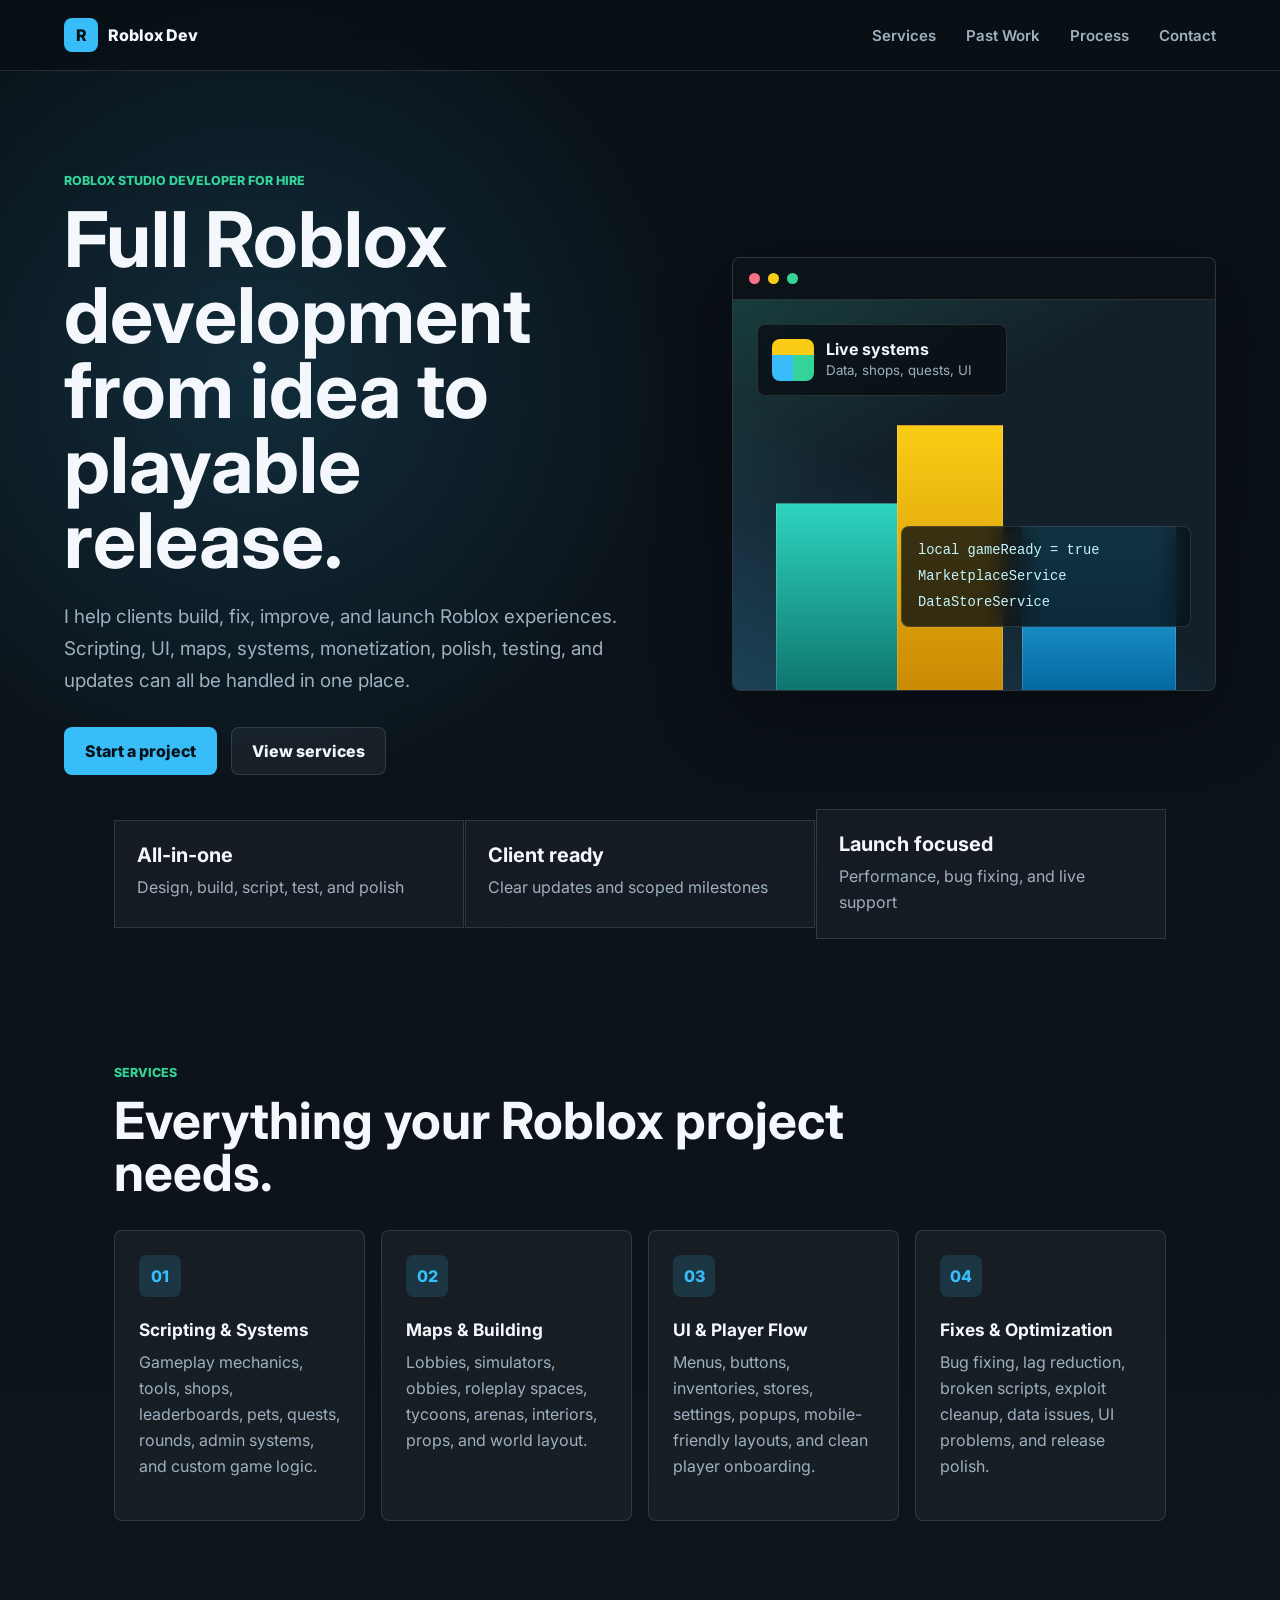
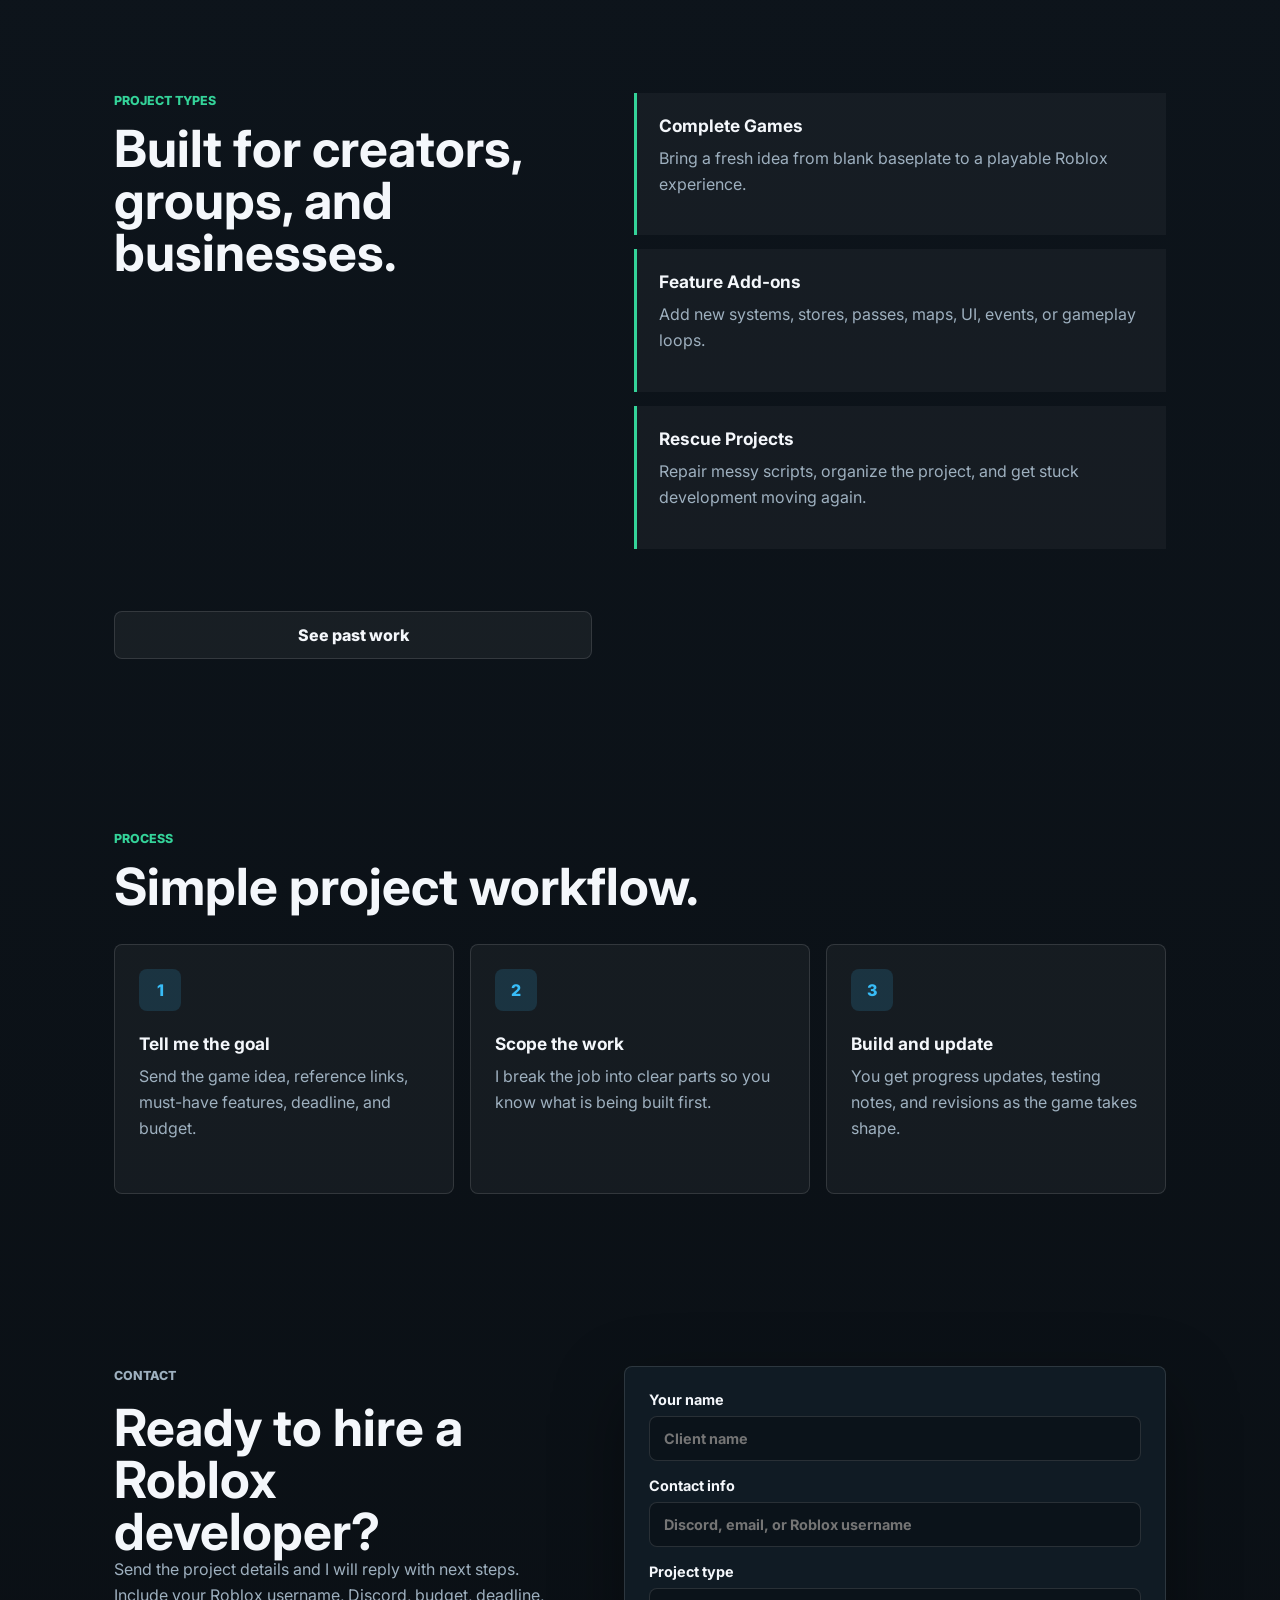
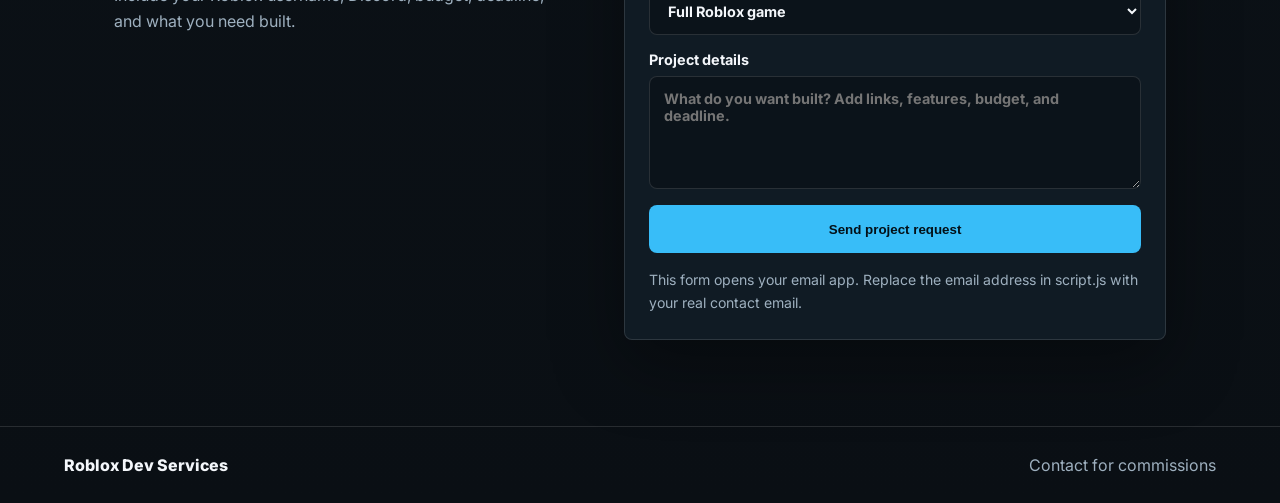
<file: index.html>
<!doctype html>
<html lang="en">
  <head>
    <meta charset="UTF-8" />
    <meta name="viewport" content="width=device-width, initial-scale=1.0" />
    <meta
      name="description"
      content="Roblox developer for scripting, building, UI, systems, monetization, bug fixing, and full game development."
    />
    <title>Roblox Developer | Full-Service Game Creation</title>
    <link rel="preconnect" href="https://fonts.googleapis.com" />
    <link rel="preconnect" href="https://fonts.gstatic.com" crossorigin />
    <link
      href="https://fonts.googleapis.com/css2?family=Inter:wght@400;500;600;700;800&display=swap"
      rel="stylesheet"
    />
    <link rel="stylesheet" href="style.css" />
  </head>
  <body>
    <header class="site-header">
      <a class="brand" href="#top" aria-label="Home">
        <span class="brand-mark">R</span>
        <span>Roblox Dev</span>
      </a>

      <nav class="site-nav" aria-label="Main navigation">
        <a href="#services">Services</a>
        <a href="past-work.html">Past Work</a>
        <a href="#process">Process</a>
        <a href="#contact">Contact</a>
      </nav>
    </header>

    <main id="top">
      <section class="hero">
        <div class="hero-grid">
          <div class="hero-copy">
            <p class="eyebrow">Roblox Studio developer for hire</p>
            <h1>Full Roblox development from idea to playable release.</h1>
            <p class="hero-text">
              I help clients build, fix, improve, and launch Roblox experiences. Scripting, UI,
              maps, systems, monetization, polish, testing, and updates can all be handled in one
              place.
            </p>
            <div class="hero-actions">
              <a class="button primary" href="#contact">Start a project</a>
              <a class="button secondary" href="#services">View services</a>
            </div>
          </div>

          <div class="hero-panel" aria-label="Roblox development capabilities">
            <div class="studio-window">
              <div class="window-top">
                <span></span>
                <span></span>
                <span></span>
              </div>
              <div class="scene-preview">
                <div class="skyline block-a"></div>
                <div class="skyline block-b"></div>
                <div class="skyline block-c"></div>
                <div class="player-card">
                  <span class="avatar"></span>
                  <div>
                    <strong>Live systems</strong>
                    <small>Data, shops, quests, UI</small>
                  </div>
                </div>
                <div class="script-card">
                  <code>local gameReady = true</code>
                  <code>MarketplaceService</code>
                  <code>DataStoreService</code>
                </div>
              </div>
            </div>
          </div>
        </div>
      </section>

      <section class="stats" aria-label="Service highlights">
        <div>
          <strong>All-in-one</strong>
          <span>Design, build, script, test, and polish</span>
        </div>
        <div>
          <strong>Client ready</strong>
          <span>Clear updates and scoped milestones</span>
        </div>
        <div>
          <strong>Launch focused</strong>
          <span>Performance, bug fixing, and live support</span>
        </div>
      </section>

      <section class="section" id="services">
        <div class="section-heading">
          <p class="eyebrow">Services</p>
          <h2>Everything your Roblox project needs.</h2>
        </div>

        <div class="service-grid">
          <article class="service-card">
            <span class="service-icon">01</span>
            <h3>Scripting & Systems</h3>
            <p>
              Gameplay mechanics, tools, shops, leaderboards, pets, quests, rounds, admin systems,
              and custom game logic.
            </p>
          </article>
          <article class="service-card">
            <span class="service-icon">02</span>
            <h3>Maps & Building</h3>
            <p>
              Lobbies, simulators, obbies, roleplay spaces, tycoons, arenas, interiors, props, and
              world layout.
            </p>
          </article>
          <article class="service-card">
            <span class="service-icon">03</span>
            <h3>UI & Player Flow</h3>
            <p>
              Menus, buttons, inventories, stores, settings, popups, mobile-friendly layouts, and
              clean player onboarding.
            </p>
          </article>
          <article class="service-card">
            <span class="service-icon">04</span>
            <h3>Fixes & Optimization</h3>
            <p>
              Bug fixing, lag reduction, broken scripts, exploit cleanup, data issues, UI problems,
              and release polish.
            </p>
          </article>
        </div>
      </section>

      <section class="section split" id="work">
        <div class="section-heading">
          <p class="eyebrow">Project types</p>
          <h2>Built for creators, groups, and businesses.</h2>
        </div>
        <div class="work-list">
          <div>
            <h3>Complete Games</h3>
            <p>Bring a fresh idea from blank baseplate to a playable Roblox experience.</p>
          </div>
          <div>
            <h3>Feature Add-ons</h3>
            <p>Add new systems, stores, passes, maps, UI, events, or gameplay loops.</p>
          </div>
          <div>
            <h3>Rescue Projects</h3>
            <p>Repair messy scripts, organize the project, and get stuck development moving again.</p>
          </div>
        </div>
        <a class="button secondary inline-link" href="past-work.html">See past work</a>
      </section>

      <section class="section" id="process">
        <div class="section-heading">
          <p class="eyebrow">Process</p>
          <h2>Simple project workflow.</h2>
        </div>
        <div class="process-grid">
          <div>
            <span>1</span>
            <h3>Tell me the goal</h3>
            <p>Send the game idea, reference links, must-have features, deadline, and budget.</p>
          </div>
          <div>
            <span>2</span>
            <h3>Scope the work</h3>
            <p>I break the job into clear parts so you know what is being built first.</p>
          </div>
          <div>
            <span>3</span>
            <h3>Build and update</h3>
            <p>You get progress updates, testing notes, and revisions as the game takes shape.</p>
          </div>
        </div>
      </section>

      <section class="contact-section" id="contact">
        <div class="contact-copy">
          <p class="eyebrow">Contact</p>
          <h2>Ready to hire a Roblox developer?</h2>
          <p>
            Send the project details and I will reply with next steps. Include your Roblox username,
            Discord, budget, deadline, and what you need built.
          </p>
        </div>

        <form class="contact-form" id="contactForm">
          <label>
            Your name
            <input name="name" type="text" placeholder="Client name" required />
          </label>
          <label>
            Contact info
            <input name="contact" type="text" placeholder="Discord, email, or Roblox username" required />
          </label>
          <label>
            Project type
            <select name="project">
              <option>Full Roblox game</option>
              <option>Scripting help</option>
              <option>Map or build</option>
              <option>UI design</option>
              <option>Bug fixing</option>
              <option>Other Roblox work</option>
            </select>
          </label>
          <label>
            Project details
            <textarea
              name="message"
              rows="5"
              placeholder="What do you want built? Add links, features, budget, and deadline."
              required
            ></textarea>
          </label>
          <button class="button primary form-button" type="submit">Send project request</button>
          <p class="form-note">
            This form opens your email app. Replace the email address in script.js with your real
            contact email.
          </p>
        </form>
      </section>
    </main>

    <footer class="site-footer">
      <p>Roblox Dev Services</p>
      <a href="#contact">Contact for commissions</a>
    </footer>

    <script src="script.js"></script>
  </body>
</html>
</file>
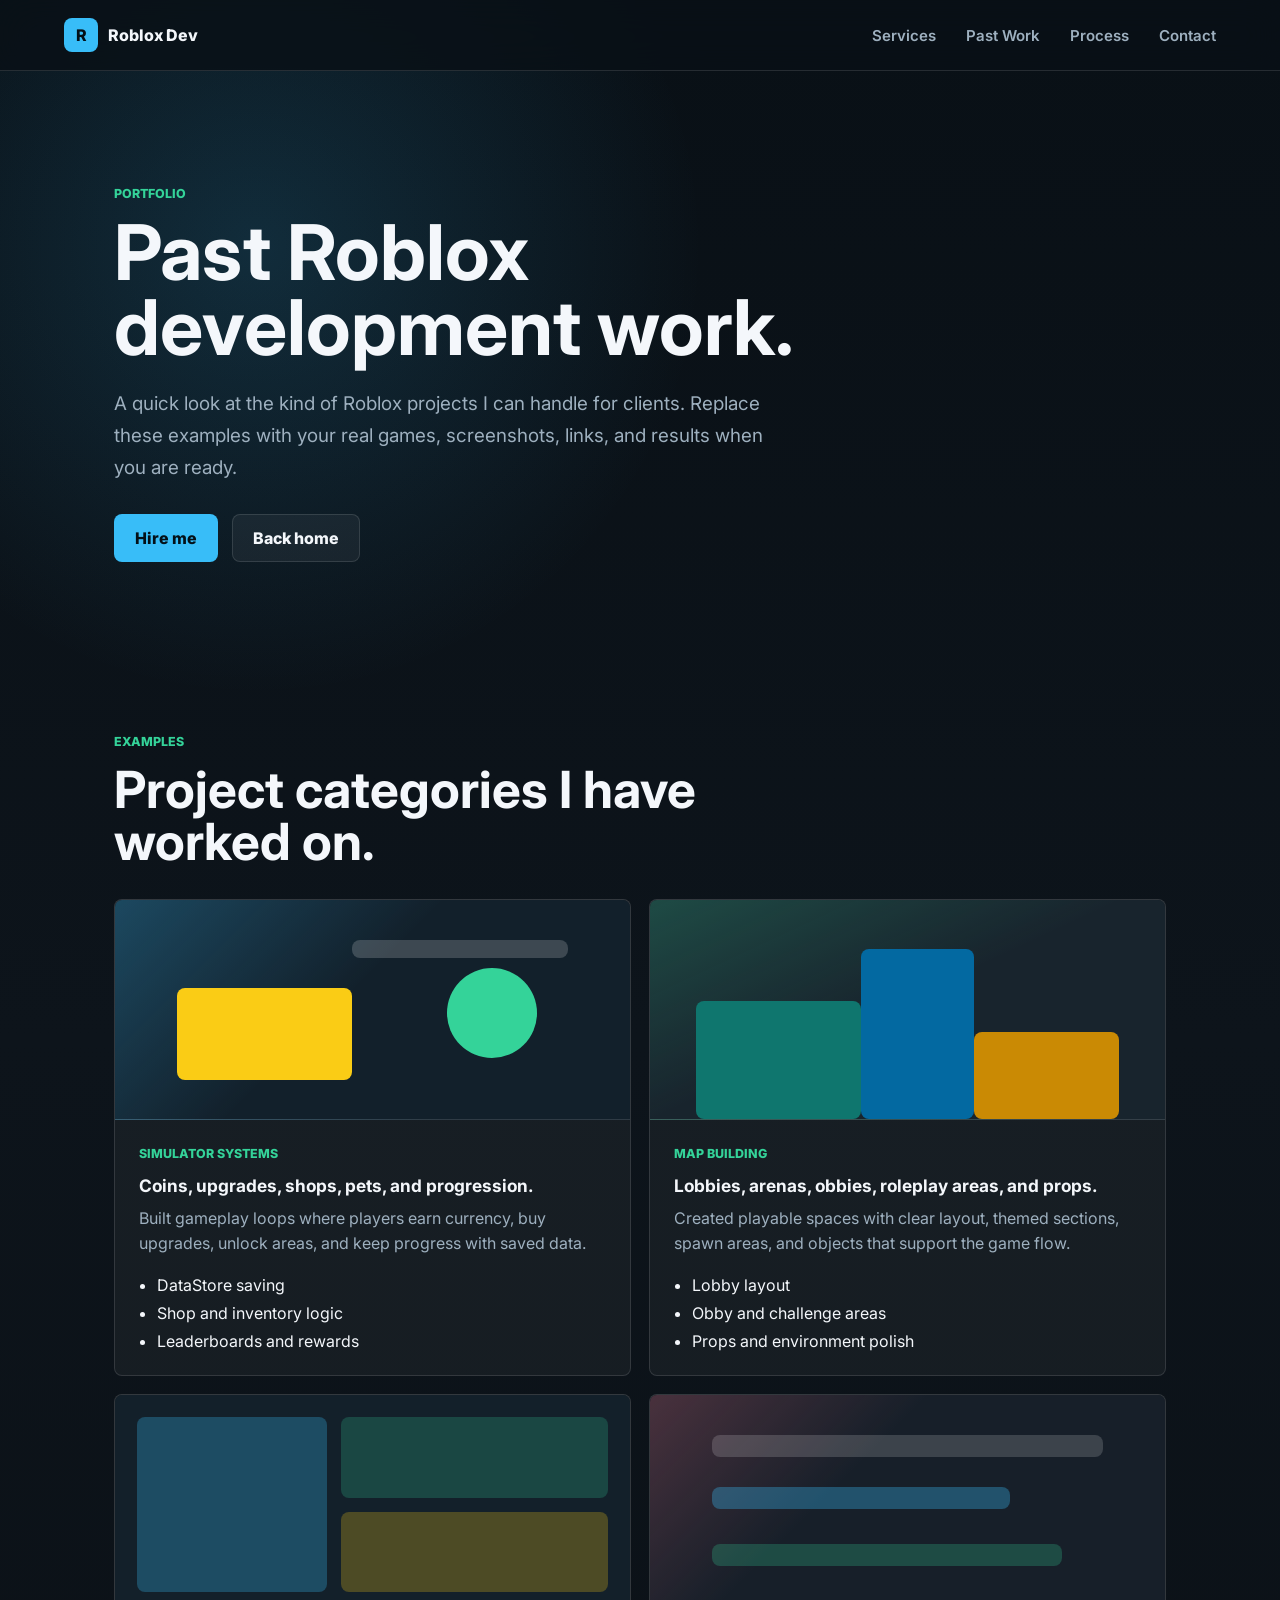
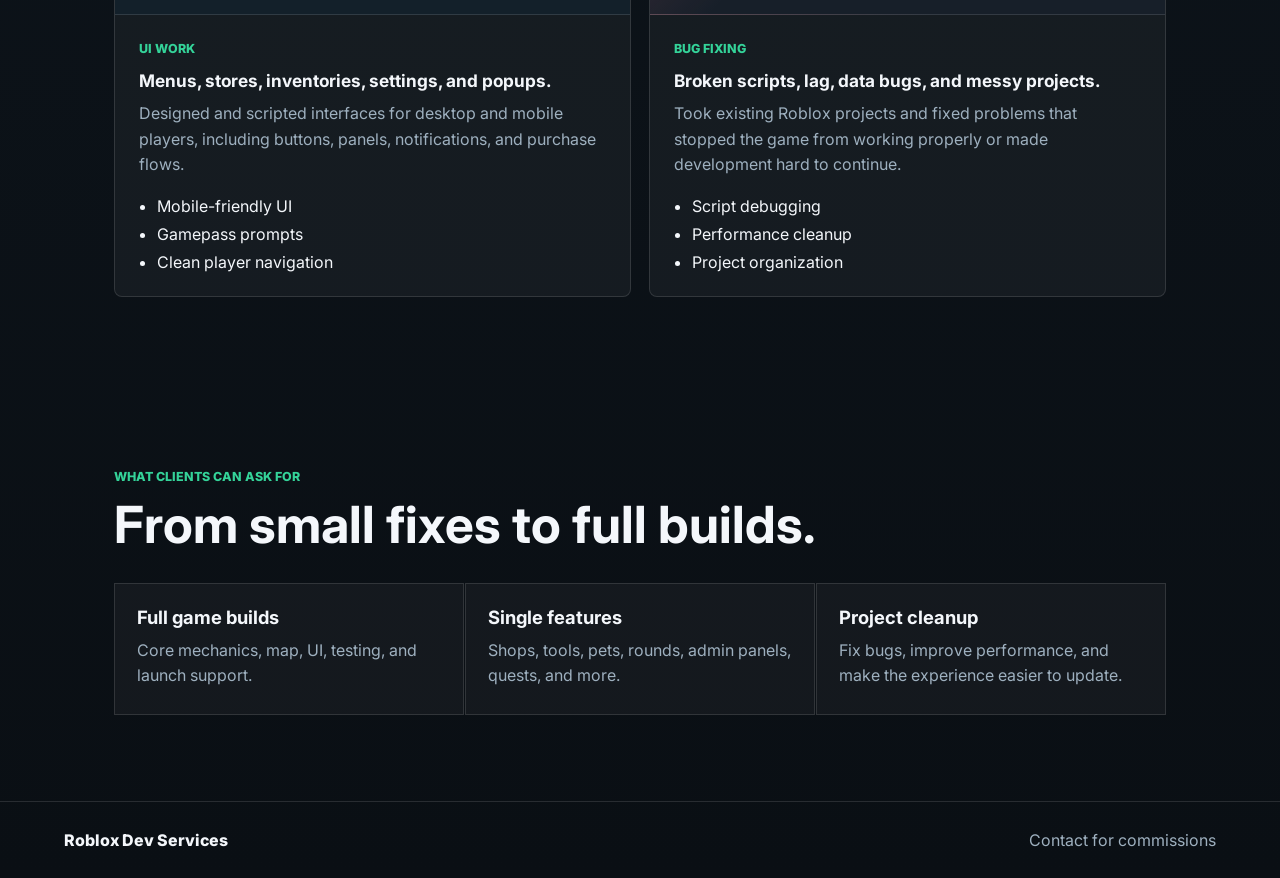
<file: past-work.html>
<!doctype html>
<html lang="en">
  <head>
    <meta charset="UTF-8" />
    <meta name="viewport" content="width=device-width, initial-scale=1.0" />
    <meta
      name="description"
      content="Past Roblox development work including scripting, UI, maps, systems, bug fixing, and full game support."
    />
    <title>Past Work | Roblox Developer</title>
    <link rel="preconnect" href="https://fonts.googleapis.com" />
    <link rel="preconnect" href="https://fonts.gstatic.com" crossorigin />
    <link
      href="https://fonts.googleapis.com/css2?family=Inter:wght@400;500;600;700;800&display=swap"
      rel="stylesheet"
    />
    <link rel="stylesheet" href="style.css" />
  </head>
  <body>
    <header class="site-header">
      <a class="brand" href="index.html" aria-label="Home">
        <span class="brand-mark">R</span>
        <span>Roblox Dev</span>
      </a>

      <nav class="site-nav" aria-label="Main navigation">
        <a href="index.html#services">Services</a>
        <a href="past-work.html">Past Work</a>
        <a href="index.html#process">Process</a>
        <a href="index.html#contact">Contact</a>
      </nav>
    </header>

    <main>
      <section class="page-hero">
        <p class="eyebrow">Portfolio</p>
        <h1>Past Roblox development work.</h1>
        <p class="hero-text">
          A quick look at the kind of Roblox projects I can handle for clients. Replace these
          examples with your real games, screenshots, links, and results when you are ready.
        </p>
        <div class="hero-actions">
          <a class="button primary" href="index.html#contact">Hire me</a>
          <a class="button secondary" href="index.html">Back home</a>
        </div>
      </section>

      <section class="section portfolio-section">
        <div class="section-heading">
          <p class="eyebrow">Examples</p>
          <h2>Project categories I have worked on.</h2>
        </div>

        <div class="portfolio-grid">
          <article class="portfolio-card">
            <div class="portfolio-preview simulator-preview">
              <span></span>
              <span></span>
              <span></span>
            </div>
            <div class="portfolio-body">
              <p class="portfolio-tag">Simulator Systems</p>
              <h3>Coins, upgrades, shops, pets, and progression.</h3>
              <p>
                Built gameplay loops where players earn currency, buy upgrades, unlock areas, and
                keep progress with saved data.
              </p>
              <ul>
                <li>DataStore saving</li>
                <li>Shop and inventory logic</li>
                <li>Leaderboards and rewards</li>
              </ul>
            </div>
          </article>

          <article class="portfolio-card">
            <div class="portfolio-preview map-preview">
              <span></span>
              <span></span>
              <span></span>
            </div>
            <div class="portfolio-body">
              <p class="portfolio-tag">Map Building</p>
              <h3>Lobbies, arenas, obbies, roleplay areas, and props.</h3>
              <p>
                Created playable spaces with clear layout, themed sections, spawn areas, and
                objects that support the game flow.
              </p>
              <ul>
                <li>Lobby layout</li>
                <li>Obby and challenge areas</li>
                <li>Props and environment polish</li>
              </ul>
            </div>
          </article>

          <article class="portfolio-card">
            <div class="portfolio-preview ui-preview">
              <span></span>
              <span></span>
              <span></span>
            </div>
            <div class="portfolio-body">
              <p class="portfolio-tag">UI Work</p>
              <h3>Menus, stores, inventories, settings, and popups.</h3>
              <p>
                Designed and scripted interfaces for desktop and mobile players, including buttons,
                panels, notifications, and purchase flows.
              </p>
              <ul>
                <li>Mobile-friendly UI</li>
                <li>Gamepass prompts</li>
                <li>Clean player navigation</li>
              </ul>
            </div>
          </article>

          <article class="portfolio-card">
            <div class="portfolio-preview repair-preview">
              <span></span>
              <span></span>
              <span></span>
            </div>
            <div class="portfolio-body">
              <p class="portfolio-tag">Bug Fixing</p>
              <h3>Broken scripts, lag, data bugs, and messy projects.</h3>
              <p>
                Took existing Roblox projects and fixed problems that stopped the game from working
                properly or made development hard to continue.
              </p>
              <ul>
                <li>Script debugging</li>
                <li>Performance cleanup</li>
                <li>Project organization</li>
              </ul>
            </div>
          </article>
        </div>
      </section>

      <section class="section proof-section">
        <div class="section-heading">
          <p class="eyebrow">What clients can ask for</p>
          <h2>From small fixes to full builds.</h2>
        </div>
        <div class="proof-grid">
          <div>
            <strong>Full game builds</strong>
            <span>Core mechanics, map, UI, testing, and launch support.</span>
          </div>
          <div>
            <strong>Single features</strong>
            <span>Shops, tools, pets, rounds, admin panels, quests, and more.</span>
          </div>
          <div>
            <strong>Project cleanup</strong>
            <span>Fix bugs, improve performance, and make the experience easier to update.</span>
          </div>
        </div>
      </section>
    </main>

    <footer class="site-footer">
      <p>Roblox Dev Services</p>
      <a href="index.html#contact">Contact for commissions</a>
    </footer>
  </body>
</html>
</file>
<file: style.css>
:root {
  color-scheme: dark;
  --bg: #091016;
  --surface: #101b24;
  --surface-2: #162532;
  --text: #f4f7fb;
  --muted: #9eb0bf;
  --line: rgba(255, 255, 255, 0.12);
  --blue: #38bdf8;
  --green: #34d399;
  --yellow: #facc15;
  --red: #fb7185;
  --shadow: 0 24px 70px rgba(0, 0, 0, 0.35);
}

* {
  box-sizing: border-box;
}

html {
  scroll-behavior: smooth;
}

body {
  margin: 0;
  min-width: 320px;
  background:
    radial-gradient(circle at 20% 10%, rgba(56, 189, 248, 0.16), transparent 28rem),
    linear-gradient(180deg, #091016 0%, #0d141b 42%, #0a0f14 100%);
  color: var(--text);
  font-family: Inter, system-ui, -apple-system, BlinkMacSystemFont, "Segoe UI", sans-serif;
}

a {
  color: inherit;
  text-decoration: none;
}

.site-header {
  position: sticky;
  top: 0;
  z-index: 10;
  display: flex;
  align-items: center;
  justify-content: space-between;
  gap: 24px;
  padding: 18px clamp(18px, 5vw, 72px);
  border-bottom: 1px solid var(--line);
  background: rgba(9, 16, 22, 0.82);
  backdrop-filter: blur(18px);
}

.brand,
.site-nav,
.hero-actions,
.window-top,
.stats,
.site-footer {
  display: flex;
  align-items: center;
}

.brand {
  gap: 10px;
  font-weight: 800;
}

.brand-mark {
  display: grid;
  width: 34px;
  height: 34px;
  place-items: center;
  border-radius: 8px;
  background: var(--blue);
  color: #031018;
}

.site-nav {
  gap: clamp(12px, 3vw, 30px);
  color: var(--muted);
  font-size: 0.94rem;
  font-weight: 600;
}

.site-nav a:hover {
  color: var(--text);
}

.hero {
  padding: clamp(54px, 8vw, 110px) clamp(18px, 5vw, 72px) 34px;
}

.hero-grid {
  display: grid;
  grid-template-columns: minmax(0, 1fr) minmax(300px, 0.82fr);
  gap: clamp(32px, 6vw, 80px);
  max-width: 1180px;
  margin: 0 auto;
  align-items: center;
}

.eyebrow {
  margin: 0 0 14px;
  color: var(--green);
  font-size: 0.78rem;
  font-weight: 800;
  letter-spacing: 0;
  text-transform: uppercase;
}

h1,
h2,
h3,
p {
  margin-top: 0;
}

h1 {
  max-width: 760px;
  margin-bottom: 22px;
  font-size: clamp(2.45rem, 6vw, 5.2rem);
  line-height: 0.98;
  letter-spacing: 0;
}

h2 {
  margin-bottom: 0;
  font-size: clamp(2rem, 4vw, 3.6rem);
  line-height: 1.02;
  letter-spacing: 0;
}

h3 {
  margin-bottom: 10px;
  font-size: 1.08rem;
}

.hero-text {
  max-width: 660px;
  color: var(--muted);
  font-size: clamp(1rem, 2vw, 1.18rem);
  line-height: 1.7;
}

.hero-actions {
  flex-wrap: wrap;
  gap: 14px;
  margin-top: 30px;
}

.button {
  display: inline-flex;
  align-items: center;
  justify-content: center;
  min-height: 48px;
  padding: 0 20px;
  border: 1px solid transparent;
  border-radius: 8px;
  font-weight: 800;
  cursor: pointer;
  transition: transform 160ms ease, border-color 160ms ease, background 160ms ease;
}

.button:hover {
  transform: translateY(-2px);
}

.inline-link {
  margin-top: 20px;
}

.primary {
  background: var(--blue);
  color: #031018;
}

.secondary {
  border-color: var(--line);
  background: rgba(255, 255, 255, 0.05);
}

.hero-panel {
  min-height: 430px;
}

.studio-window {
  overflow: hidden;
  border: 1px solid var(--line);
  border-radius: 8px;
  background: var(--surface);
  box-shadow: var(--shadow);
}

.window-top {
  gap: 8px;
  height: 42px;
  padding: 0 16px;
  border-bottom: 1px solid var(--line);
  background: #0b1218;
}

.window-top span {
  width: 11px;
  height: 11px;
  border-radius: 50%;
  background: var(--red);
}

.window-top span:nth-child(2) {
  background: var(--yellow);
}

.window-top span:nth-child(3) {
  background: var(--green);
}

.scene-preview {
  position: relative;
  min-height: 390px;
  padding: 24px;
  background:
    linear-gradient(150deg, rgba(52, 211, 153, 0.16), transparent 35%),
    linear-gradient(30deg, rgba(56, 189, 248, 0.22), transparent 45%),
    #13202a;
}

.skyline {
  position: absolute;
  bottom: 0;
  border: 1px solid rgba(255, 255, 255, 0.16);
  border-bottom: 0;
  background: linear-gradient(180deg, #2dd4bf, #0f766e);
}

.block-a {
  left: 9%;
  width: 28%;
  height: 48%;
}

.block-b {
  left: 34%;
  width: 22%;
  height: 68%;
  background: linear-gradient(180deg, #facc15, #ca8a04);
}

.block-c {
  right: 8%;
  width: 32%;
  height: 42%;
  background: linear-gradient(180deg, #38bdf8, #0369a1);
}

.player-card,
.script-card {
  position: relative;
  z-index: 2;
  border: 1px solid var(--line);
  border-radius: 8px;
  background: rgba(8, 13, 18, 0.78);
  backdrop-filter: blur(12px);
}

.player-card {
  display: flex;
  gap: 12px;
  max-width: 250px;
  padding: 14px;
}

.player-card small {
  display: block;
  margin-top: 3px;
  color: var(--muted);
}

.avatar {
  width: 42px;
  height: 42px;
  border-radius: 8px;
  background:
    linear-gradient(#facc15 0 38%, transparent 38%),
    linear-gradient(90deg, #38bdf8 0 50%, #34d399 50%);
}

.script-card {
  display: grid;
  gap: 11px;
  max-width: 290px;
  margin: 130px 0 0 auto;
  padding: 16px;
}

code {
  color: #c5f6ff;
  font-family: "Cascadia Code", "Consolas", monospace;
  font-size: 0.86rem;
}

.stats {
  justify-content: center;
  flex-wrap: wrap;
  gap: 1px;
  max-width: 1180px;
  margin: 0 auto;
  padding: 0 clamp(18px, 5vw, 72px) 40px;
}

.stats div {
  flex: 1 1 250px;
  min-height: 108px;
  padding: 22px;
  border: 1px solid var(--line);
  background: rgba(255, 255, 255, 0.04);
}

.stats strong,
.stats span {
  display: block;
}

.stats strong {
  margin-bottom: 8px;
  font-size: 1.25rem;
}

.stats span,
.service-card p,
.work-list p,
.process-grid p,
.contact-copy p,
.form-note,
.portfolio-card p,
.proof-grid span {
  color: var(--muted);
  line-height: 1.62;
}

.section,
.contact-section,
.page-hero {
  max-width: 1180px;
  margin: 0 auto;
  padding: clamp(48px, 7vw, 86px) clamp(18px, 5vw, 72px);
}

.page-hero {
  padding-top: clamp(62px, 9vw, 120px);
}

.section-heading {
  max-width: 760px;
  margin-bottom: 32px;
}

.service-grid,
.process-grid {
  display: grid;
  grid-template-columns: repeat(4, minmax(0, 1fr));
  gap: 16px;
}

.service-card,
.process-grid div {
  min-height: 250px;
  padding: 24px;
  border: 1px solid var(--line);
  border-radius: 8px;
  background: rgba(255, 255, 255, 0.045);
}

.service-icon,
.process-grid span {
  display: inline-grid;
  width: 42px;
  height: 42px;
  margin-bottom: 22px;
  place-items: center;
  border-radius: 8px;
  background: rgba(56, 189, 248, 0.15);
  color: var(--blue);
  font-weight: 800;
}

.split {
  display: grid;
  grid-template-columns: 0.9fr 1fr;
  gap: 42px;
  align-items: start;
}

.work-list {
  display: grid;
  gap: 14px;
}

.work-list div {
  padding: 22px;
  border-left: 3px solid var(--green);
  background: rgba(255, 255, 255, 0.04);
}

.process-grid {
  grid-template-columns: repeat(3, minmax(0, 1fr));
}

.portfolio-grid {
  display: grid;
  grid-template-columns: repeat(2, minmax(0, 1fr));
  gap: 18px;
}

.portfolio-card {
  overflow: hidden;
  border: 1px solid var(--line);
  border-radius: 8px;
  background: rgba(255, 255, 255, 0.045);
}

.portfolio-preview {
  position: relative;
  min-height: 220px;
  border-bottom: 1px solid var(--line);
  background: #13202a;
}

.portfolio-preview span {
  position: absolute;
  display: block;
  border-radius: 8px;
}

.simulator-preview {
  background:
    linear-gradient(135deg, rgba(56, 189, 248, 0.26), transparent 45%),
    #12202b;
}

.simulator-preview span:nth-child(1) {
  left: 12%;
  bottom: 18%;
  width: 34%;
  height: 42%;
  background: var(--yellow);
}

.simulator-preview span:nth-child(2) {
  right: 18%;
  bottom: 28%;
  width: 90px;
  height: 90px;
  border-radius: 50%;
  background: var(--green);
}

.simulator-preview span:nth-child(3) {
  right: 12%;
  top: 18%;
  width: 42%;
  height: 18px;
  background: rgba(255, 255, 255, 0.18);
}

.map-preview {
  background:
    linear-gradient(155deg, rgba(52, 211, 153, 0.22), transparent 48%),
    #18242d;
}

.map-preview span:nth-child(1) {
  left: 9%;
  bottom: 0;
  width: 32%;
  height: 54%;
  background: #0f766e;
}

.map-preview span:nth-child(2) {
  left: 41%;
  bottom: 0;
  width: 22%;
  height: 78%;
  background: #0369a1;
}

.map-preview span:nth-child(3) {
  right: 9%;
  bottom: 0;
  width: 28%;
  height: 40%;
  background: #ca8a04;
}

.ui-preview {
  display: grid;
  grid-template-columns: 1fr 1.4fr;
  gap: 14px;
  padding: 22px;
}

.ui-preview span {
  position: static;
  min-height: 56px;
  background: rgba(255, 255, 255, 0.12);
}

.ui-preview span:nth-child(1) {
  grid-row: span 2;
  min-height: 150px;
  background: rgba(56, 189, 248, 0.28);
}

.ui-preview span:nth-child(2) {
  background: rgba(52, 211, 153, 0.22);
}

.ui-preview span:nth-child(3) {
  background: rgba(250, 204, 21, 0.25);
}

.repair-preview {
  background:
    linear-gradient(135deg, rgba(251, 113, 133, 0.22), transparent 38%),
    #171f29;
}

.repair-preview span:nth-child(1) {
  left: 12%;
  top: 18%;
  width: 76%;
  height: 22px;
  background: rgba(255, 255, 255, 0.16);
}

.repair-preview span:nth-child(2) {
  left: 12%;
  top: 42%;
  width: 58%;
  height: 22px;
  background: rgba(56, 189, 248, 0.32);
}

.repair-preview span:nth-child(3) {
  left: 12%;
  bottom: 22%;
  width: 68%;
  height: 22px;
  background: rgba(52, 211, 153, 0.24);
}

.portfolio-body {
  padding: 24px;
}

.portfolio-tag {
  margin-bottom: 10px;
  color: var(--green) !important;
  font-size: 0.78rem;
  font-weight: 800;
  text-transform: uppercase;
}

.portfolio-body ul {
  display: grid;
  gap: 8px;
  margin: 18px 0 0;
  padding-left: 18px;
  color: var(--text);
}

.proof-grid {
  display: grid;
  grid-template-columns: repeat(3, minmax(0, 1fr));
  gap: 1px;
}

.proof-grid div {
  min-height: 132px;
  padding: 22px;
  border: 1px solid var(--line);
  background: rgba(255, 255, 255, 0.04);
}

.proof-grid strong,
.proof-grid span {
  display: block;
}

.proof-grid strong {
  margin-bottom: 10px;
  font-size: 1.15rem;
}

.contact-section {
  display: grid;
  grid-template-columns: 0.8fr 1fr;
  gap: clamp(28px, 6vw, 80px);
  align-items: start;
}

.contact-form {
  display: grid;
  gap: 16px;
  padding: 24px;
  border: 1px solid var(--line);
  border-radius: 8px;
  background: var(--surface);
  box-shadow: var(--shadow);
}

label {
  display: grid;
  gap: 8px;
  color: var(--text);
  font-size: 0.9rem;
  font-weight: 700;
}

input,
select,
textarea {
  width: 100%;
  border: 1px solid var(--line);
  border-radius: 8px;
  background: #0b131a;
  color: var(--text);
  font: inherit;
  outline: none;
  padding: 13px 14px;
}

textarea {
  resize: vertical;
}

input:focus,
select:focus,
textarea:focus {
  border-color: var(--blue);
  box-shadow: 0 0 0 3px rgba(56, 189, 248, 0.12);
}

.form-button {
  width: 100%;
  border: 0;
}

.form-note {
  margin-bottom: 0;
  font-size: 0.88rem;
}

.site-footer {
  justify-content: space-between;
  gap: 16px;
  padding: 28px clamp(18px, 5vw, 72px);
  border-top: 1px solid var(--line);
  color: var(--muted);
}

.site-footer p {
  margin-bottom: 0;
  color: var(--text);
  font-weight: 800;
}

@media (max-width: 920px) {
  .hero-grid,
  .split,
  .contact-section {
    grid-template-columns: 1fr;
  }

  .service-grid,
  .process-grid,
  .portfolio-grid {
    grid-template-columns: repeat(2, minmax(0, 1fr));
  }

  .proof-grid {
    grid-template-columns: 1fr;
  }

  .hero-panel {
    min-height: auto;
  }
}

@media (max-width: 640px) {
  .site-header {
    position: static;
    align-items: flex-start;
    flex-direction: column;
  }

  .site-nav {
    width: 100%;
    justify-content: space-between;
    gap: 10px;
    font-size: 0.86rem;
  }

  .hero {
    padding-top: 42px;
  }

  .hero-actions,
  .button {
    width: 100%;
  }

  .service-grid,
  .process-grid,
  .portfolio-grid {
    grid-template-columns: 1fr;
  }

  .scene-preview {
    min-height: 330px;
  }

  .script-card {
    margin-top: 90px;
  }

  .site-footer {
    align-items: flex-start;
    flex-direction: column;
  }
}
</file>
